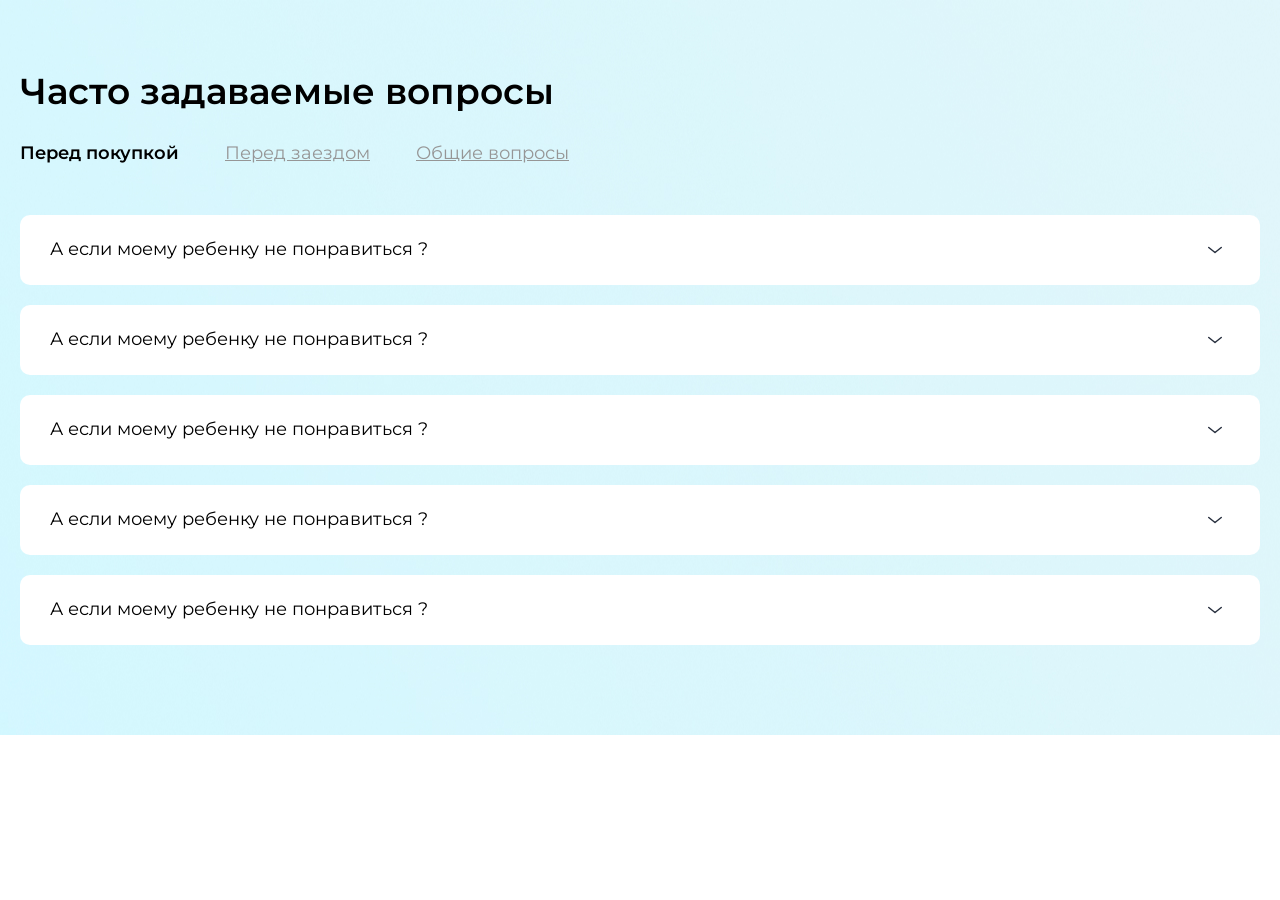
<file: index.html>
<!DOCTYPE html>
<html lang="en">
	<head>
		<meta charset="UTF-8" />
		<meta name="viewport" content="width=device-width, initial-scale=1.0" />
		<title>Js Drowdown</title>
		<!-- CSS -->
		<link rel="stylesheet" href="css/styles.css" />
	</head>
	<body>
		<div class="wrapper">
			<div class="comtainer">
				<h1 class="site-title">Часто задаваемые вопросы</h1>
				<nav class="menu">
					<ul class="menu__list">
						<li class="menu__item">
							<a class="menu__link menu__link-active" href="#">Перед покупкой</a>
						</li>
						<li class="menu__item">
							<a class="menu__link" href="#">Перед заездом</a>
						</li>
						<li class="menu__item">
							<a class="menu__link" href="#">Общие вопросы</a>
						</li>
					</ul>
				</nav>
				<div class="fax">
					<div class="fax__top">
						<h2 class="fax__title">А если моему ребенку не понравиться ?</h2>
						<img src="img/Huge-icon.svg" alt="Drowdown-icon" width="30" height="30" />
					</div>
					<div class="fax__bootom">
						В целях обеспечения безопасности жизни и здоровья детей, находящихся на отдыхе, а также обеспечения общественного
						порядка, проход на территорию лагеря категорически ЗАПРЕЩЕН.Проход в жилые детские корпуса запрещен всегда, независимо
						от дня и погодных условий (по нормам санитарно-эпидемиологического надзора).Выход ребенка за территорию разрешается
						только по письменному заявлению родителя на имя директора лагеря, при наличии документа, удостоверяющего
						личность.Забирать за территорию не своего ребёнка (близких и дальних родственников, друзей семьи и пр.) возможно
						только при наличии:· Нотариально заверенной доверенности от родителей ребёнка, которого планируете забрать;В данном
						случае ребёнок покидает территорию под ответственность родителей. Запрещается посещать и забирать ребёнка за
						территорию лагеря родителями в нетрезвом виде.
					</div>
				</div>
				<div class="fax">
					<div class="fax__top">
						<h2 class="fax__title">А если моему ребенку не понравиться ?</h2>
						<img src="img/Huge-icon.svg" alt="Drowdown-icon" width="30" height="30" />
					</div>
					<div class="fax__bootom">
						В целях обеспечения безопасности жизни и здоровья детей, находящихся на отдыхе, а также обеспечения общественного
						порядка, проход на территорию лагеря категорически ЗАПРЕЩЕН.Проход в жилые детские корпуса запрещен всегда, независимо
						от дня и погодных условий (по нормам санитарно-эпидемиологического надзора).Выход ребенка за территорию разрешается
						только по письменному заявлению родителя на имя директора лагеря, при наличии документа, удостоверяющего
						личность.Забирать за территорию не своего ребёнка (близких и дальних родственников, друзей семьи и пр.) возможно
						только при наличии:· Нотариально заверенной доверенности от родителей ребёнка, которого планируете забрать;В данном
						случае ребёнок покидает территорию под ответственность родителей. Запрещается посещать и забирать ребёнка за
						территорию лагеря родителями в нетрезвом виде.
					</div>
				</div>
				<div class="fax">
					<div class="fax__top">
						<h2 class="fax__title">А если моему ребенку не понравиться ?</h2>
						<img src="img/Huge-icon.svg" alt="Drowdown-icon" width="30" height="30" />
					</div>
					<div class="fax__bootom">
						В целях обеспечения безопасности жизни и здоровья детей, находящихся на отдыхе, а также обеспечения общественного
						порядка, проход на территорию лагеря категорически ЗАПРЕЩЕН.Проход в жилые детские корпуса запрещен всегда, независимо
						от дня и погодных условий (по нормам санитарно-эпидемиологического надзора).Выход ребенка за территорию разрешается
						только по письменному заявлению родителя на имя директора лагеря, при наличии документа, удостоверяющего
						личность.Забирать за территорию не своего ребёнка (близких и дальних родственников, друзей семьи и пр.) возможно
						только при наличии:· Нотариально заверенной доверенности от родителей ребёнка, которого планируете забрать;В данном
						случае ребёнок покидает территорию под ответственность родителей. Запрещается посещать и забирать ребёнка за
						территорию лагеря родителями в нетрезвом виде.
					</div>
				</div>
				<div class="fax">
					<div class="fax__top">
						<h2 class="fax__title">А если моему ребенку не понравиться ?</h2>
						<img src="img/Huge-icon.svg" alt="Drowdown-icon" width="30" height="30" />
					</div>
					<div class="fax__bootom">
						В целях обеспечения безопасности жизни и здоровья детей, находящихся на отдыхе, а также обеспечения общественного
						порядка, проход на территорию лагеря категорически ЗАПРЕЩЕН.Проход в жилые детские корпуса запрещен всегда, независимо
						от дня и погодных условий (по нормам санитарно-эпидемиологического надзора).Выход ребенка за территорию разрешается
						только по письменному заявлению родителя на имя директора лагеря, при наличии документа, удостоверяющего
						личность.Забирать за территорию не своего ребёнка (близких и дальних родственников, друзей семьи и пр.) возможно
						только при наличии:· Нотариально заверенной доверенности от родителей ребёнка, которого планируете забрать;В данном
						случае ребёнок покидает территорию под ответственность родителей. Запрещается посещать и забирать ребёнка за
						территорию лагеря родителями в нетрезвом виде.
					</div>
				</div>
				<div class="fax">
					<div class="fax__top">
						<h2 class="fax__title">А если моему ребенку не понравиться ?</h2>
						<img src="img/Huge-icon.svg" alt="Drowdown-icon" width="30" height="30" />
					</div>
					<div class="fax__bootom">
						В целях обеспечения безопасности жизни и здоровья детей, находящихся на отдыхе, а также обеспечения общественного
						порядка, проход на территорию лагеря категорически ЗАПРЕЩЕН.Проход в жилые детские корпуса запрещен всегда, независимо
						от дня и погодных условий (по нормам санитарно-эпидемиологического надзора).Выход ребенка за территорию разрешается
						только по письменному заявлению родителя на имя директора лагеря, при наличии документа, удостоверяющего
						личность.Забирать за территорию не своего ребёнка (близких и дальних родственников, друзей семьи и пр.) возможно
						только при наличии:· Нотариально заверенной доверенности от родителей ребёнка, которого планируете забрать;В данном
						случае ребёнок покидает территорию под ответственность родителей. Запрещается посещать и забирать ребёнка за
						территорию лагеря родителями в нетрезвом виде.
					</div>
				</div>
			</div>
		</div>
		<!-- JS -->
		<script src="js/main.js"></script>
	</body>
</html>
</file>
<file: css/styles.css>
:root {
	--black-color: #000000;
	--gray-color: #969696;
	--white-color: #fff;
}

@font-face {
	font-family: 'Montserrat';
	src: url('../Fonts/') format('woff2'), url('../Fonts/Montserrat-Regular.woff') format('woff');
	font-weight: normal;
	font-style: normal;
	font-display: swap;
}

@font-face {
	font-family: 'Montserrat';
	src: url('../Fonts/Montserrat-SemiBold.woff2') format('woff2'), url('../Fonts/Montserrat-SemiBold.woff') format('woff');
	font-weight: 600;
	font-style: normal;
	font-display: swap;
}

* {
	box-sizing: border-box;
	margin: 0;
	padding: 0;
}

html {
	box-sizing: inherit;
	font-size: 62.5%;
	height: 100vh;
}

body {
	font-family: 'Montserrat', sans-serif;
	height: 100vh;
	font-weight: 400;
	font-size: 18px;
	line-height: 1.2;
}

h1,
h2,
h3,
h4,
h5,
h6,
p {
	margin-top: 0;
	margin-bottom: 0;
}

.wrapper {
	background-image: url(../img/Rectangle.jpg);
	padding-top: 7rem;
	padding-bottom: 7rem;
}
.comtainer {
	max-width: 1330px;
	width: 100%;
	padding-left: 2rem;
	padding-right: 2rem;
	margin-left: auto;
	margin-right: auto;
}
.site-title {
	color: var(--black-color);
	font-size: 3.6rem;
	line-height: 1.2;
	margin-bottom: 3rem;
}
.menu {
	margin-bottom: 5rem;
}
.menu__list {
	list-style: none;
	margin: 0;
	padding: 0;
	display: flex;
	align-items: center;
}
.menu__item:not(:last-child) {
	margin-right: 4.6rem;
}
.menu__link {
	color: var(--gray-color);
	font-style: 1.8rem;
	font-weight: 400;
	line-height: 1.2;
}
.menu__link-active {
	font-weight: 600;
	text-decoration: none;
	color: var(--black-color);
}
.fax {
	background-color: var(--white-color);
	margin-bottom: 2rem;
	padding: 2rem 3rem;
	border-radius: 10px;
}
.fax__top {
	display: flex;
	align-items: center;
	justify-content: space-between;
	cursor: pointer;
}
.fax__title {
	font-weight: 400;
	font-size: 1.8rem;
	line-height: 1.2;
	color: var(--black-color);
}
.fax__bootom {
	font-weight: 400;
	margin-bottom: 2rem;
	font-size: 1.8rem;
	line-height: 1.5;
	color: #595959;
	display: none;
}

.visable {
	display: block;
}
</file>
